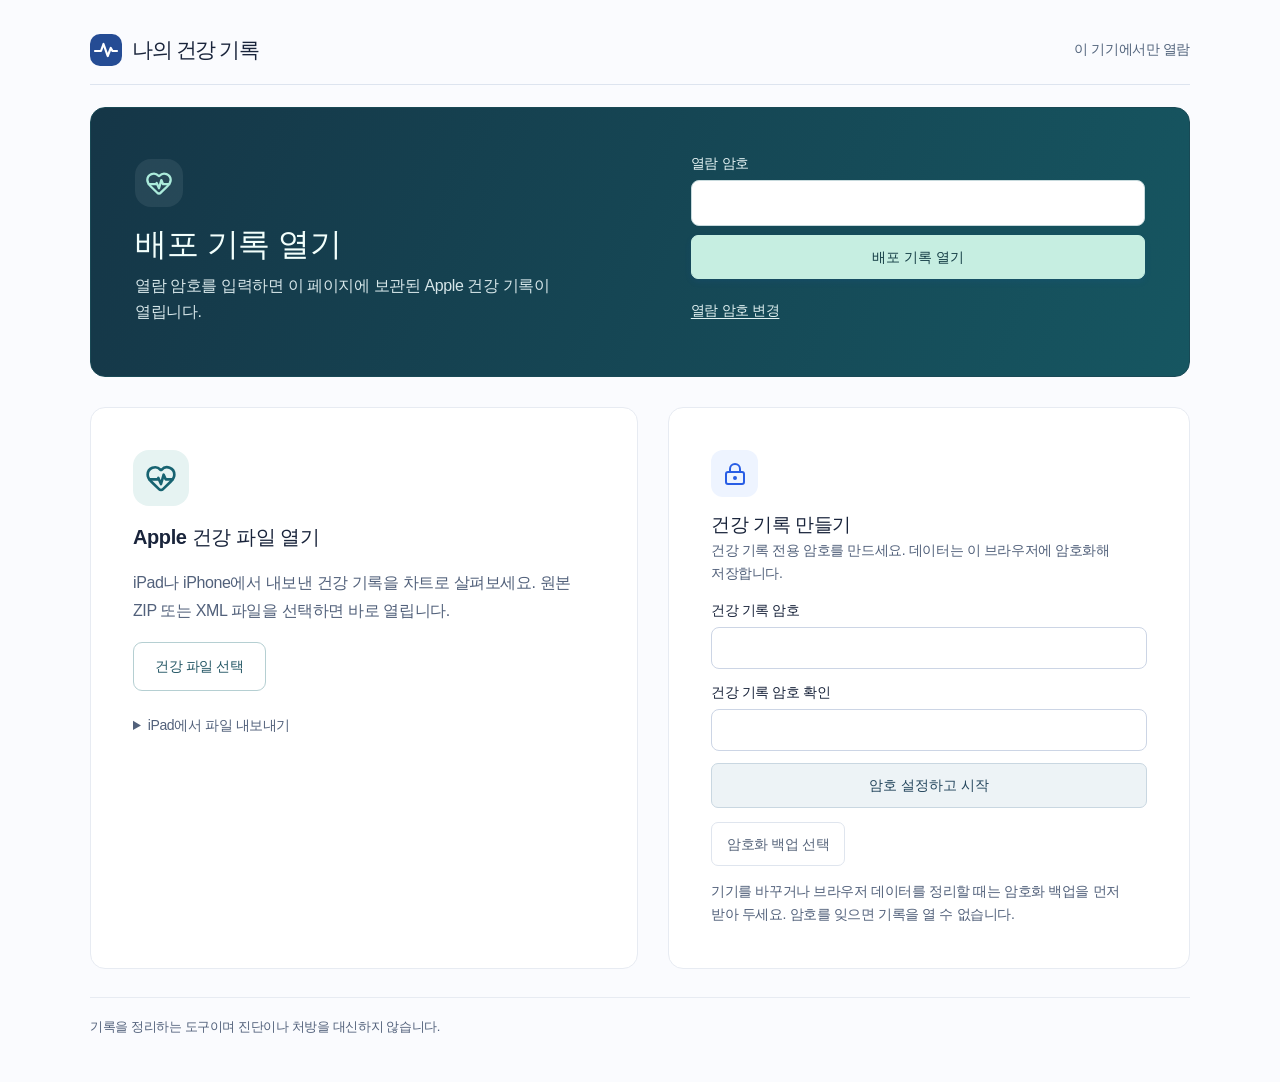
<file: index.html>
<!doctype html>
<html lang="ko">
<head>
  <meta charset="utf-8">
  <!-- 스크립트와 스타일은 이 사이트 파일만 허용하고, 페이지가 외부로 데이터를 보내는 연결은 모두 막는다. -->
  <meta http-equiv="Content-Security-Policy"
    content="default-src 'none'; script-src 'self'; style-src 'self'; img-src 'self' data:; connect-src 'none'; base-uri 'none'; form-action 'none'">
  <meta name="viewport" content="width=device-width, initial-scale=1">
  <meta name="robots" content="noindex, nofollow">
  <meta name="referrer" content="no-referrer">
  <title>건강 관리</title>
  <link rel="icon" href="data:image/svg+xml,%3Csvg xmlns='http://www.w3.org/2000/svg' viewBox='0 0 32 32'%3E%3Crect width='32' height='32' rx='8' fill='%23285de5'/%3E%3Cpath d='M5 17h6l2-6 4 11 3-8 1.5 3H27' fill='none' stroke='%23fff' stroke-width='2.4' stroke-linecap='round' stroke-linejoin='round'/%3E%3C/svg%3E">
  <link rel="stylesheet" href="css/app.css">
  <link rel="stylesheet" href="css/apple-health.css">
  <script type="module" src="js/app.js"></script>
</head>
<body>
  <div class="page">
    <header class="page-header">
      <div class="site-name">
        <svg width="32" height="32" viewBox="0 0 32 32" aria-hidden="true"><rect width="32" height="32" rx="10" fill="#254c94"/><path d="M5 17h6l2.5-7 4.2 12 3.1-8 1.7 3H27" fill="none" stroke="white" stroke-width="2.2" stroke-linecap="round" stroke-linejoin="round"/></svg>
        <h1>나의 건강 기록</h1>
      </div>
      <span class="local-label">이 기기에서만 열람</span>
    </header>
    <main id="app" class="health">
      <section class="card" aria-busy="true">건강 기록을 여는 중입니다.</section>
    </main>
    <noscript><p class="error">이 앱은 자바스크립트를 켜야 사용할 수 있습니다.</p></noscript>
    <footer class="page-footer">
      <p>기록을 정리하는 도구이며 진단이나 처방을 대신하지 않습니다.</p>
    </footer>
  </div>
</body>
</html>
</file>
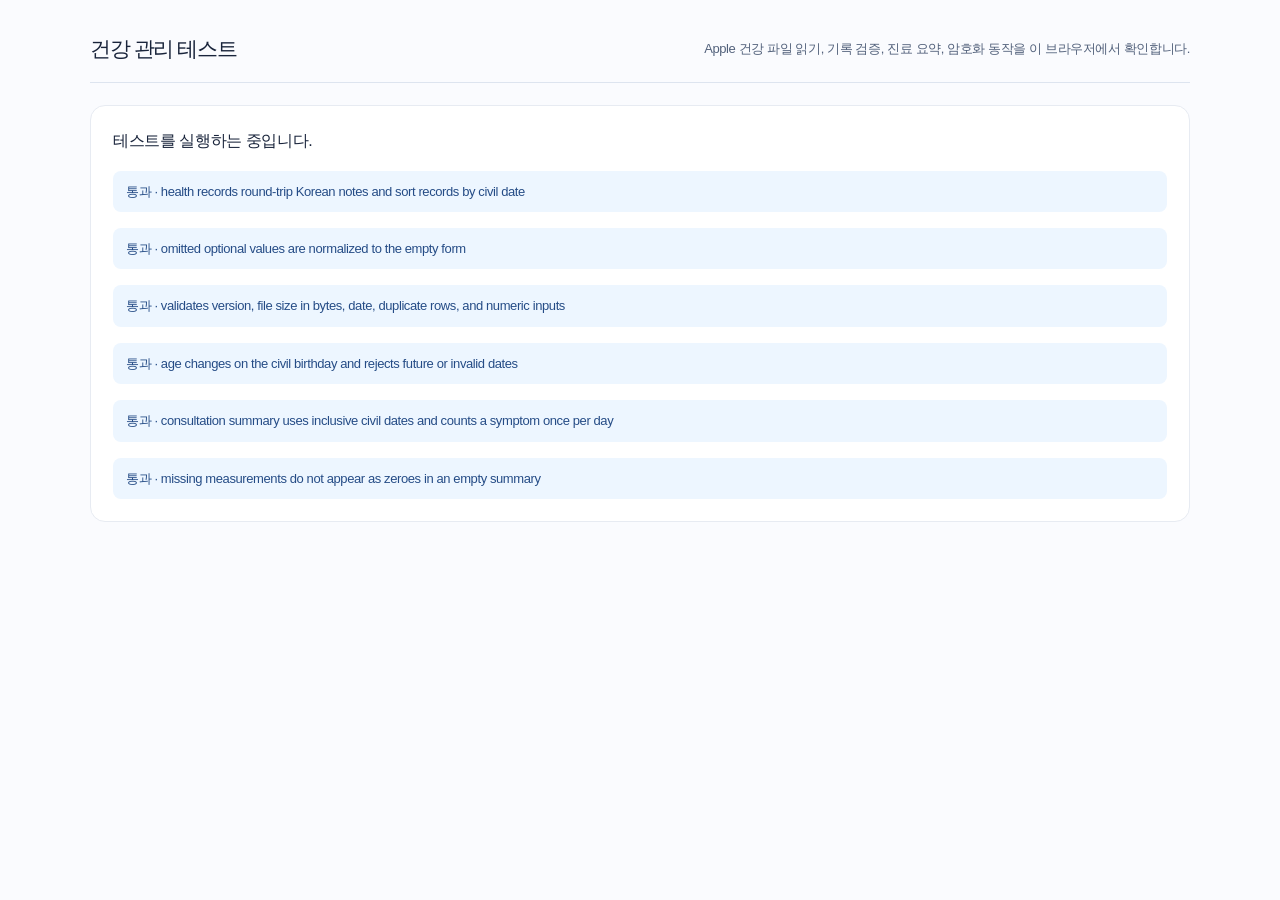
<file: tests/index.html>
<!doctype html>
<html lang="ko">
<head>
  <meta charset="utf-8">
  <meta http-equiv="Content-Security-Policy"
    content="default-src 'none'; script-src 'self'; style-src 'self'; img-src 'self' data:; connect-src 'none'; base-uri 'none'; form-action 'none'">
  <meta name="viewport" content="width=device-width, initial-scale=1">
  <meta name="robots" content="noindex, nofollow">
  <title>건강 관리 테스트</title>
  <link rel="icon" href="data:,">
  <link rel="stylesheet" href="../css/app.css">
  <script type="module" src="health.test.js"></script>
  <script type="module" src="health-vault.test.js"></script>
  <script type="module" src="device-link.test.js"></script>
  <script type="module" src="published-rotation.test.js"></script>
  <script type="module" src="apple-import.test.js"></script>
</head>
<body>
  <div class="page">
    <header class="page-header">
      <h1>건강 관리 테스트</h1>
      <p>Apple 건강 파일 읽기, 기록 검증, 진료 요약, 암호화 동작을 이 브라우저에서 확인합니다.</p>
    </header>
    <main class="health">
      <section class="card">
        <p id="test-summary" role="status">테스트를 실행하는 중입니다.</p>
        <div id="test-results" class="health"></div>
      </section>
    </main>
    <noscript><p class="error">테스트는 자바스크립트를 켜야 실행됩니다.</p></noscript>
  </div>
</body>
</html>
</file>
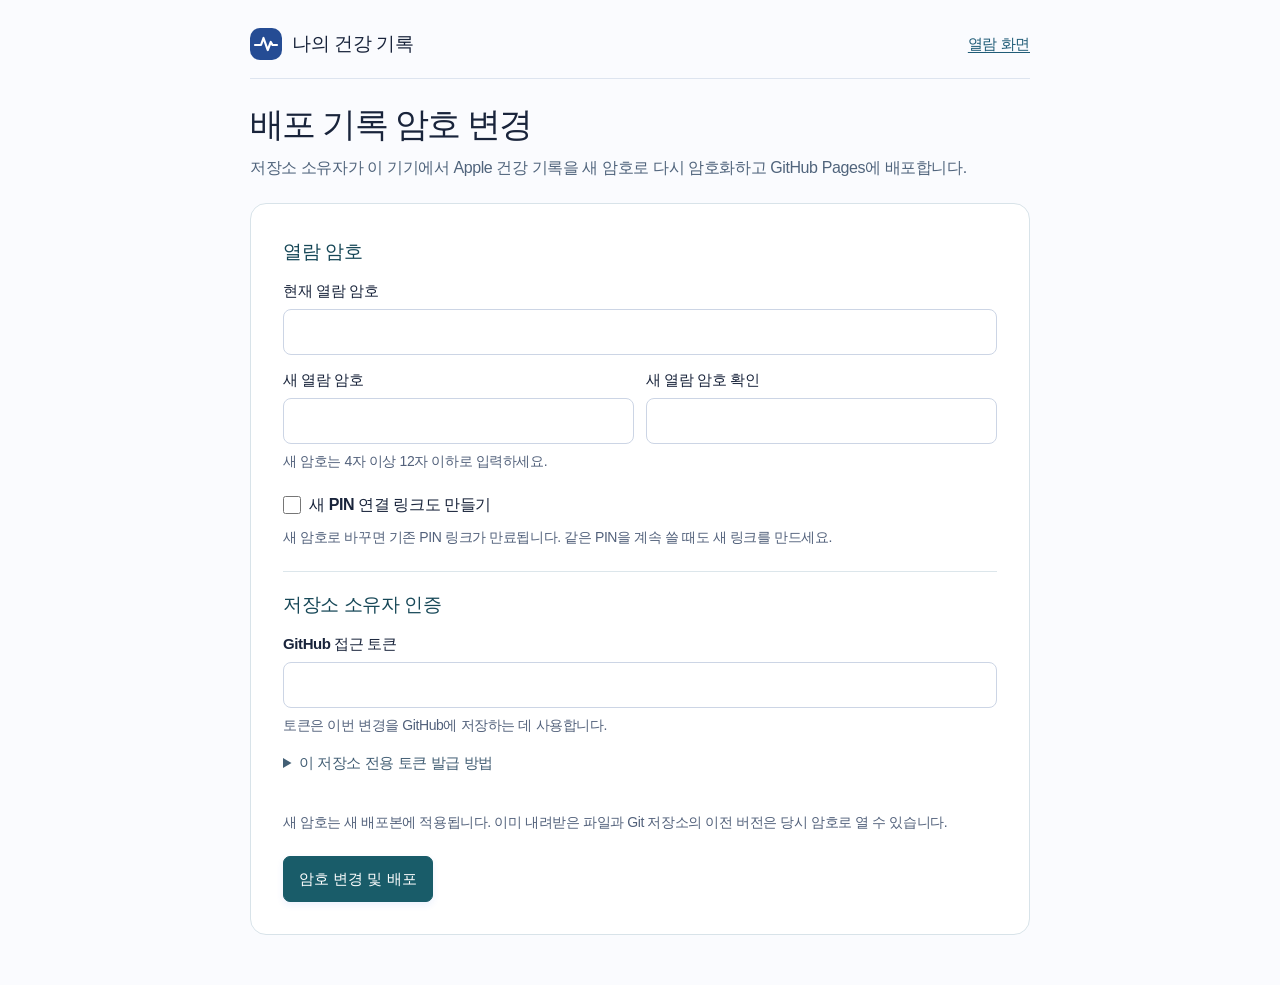
<file: password.html>
<!doctype html>
<html lang="ko">
<head>
  <meta charset="utf-8">
  <meta http-equiv="Content-Security-Policy"
    content="default-src 'none'; script-src 'self'; style-src 'self'; img-src 'self' data:; connect-src 'self' https://api.github.com/repos/emptypizza/ckh27_health/contents/js/published-vault.js; base-uri 'none'; form-action 'none'">
  <meta name="viewport" content="width=device-width, initial-scale=1">
  <meta name="robots" content="noindex, nofollow">
  <meta name="referrer" content="no-referrer">
  <title>배포 기록 암호 변경 · 나의 건강 기록</title>
  <link rel="icon" href="data:image/svg+xml,%3Csvg xmlns='http://www.w3.org/2000/svg' viewBox='0 0 32 32'%3E%3Crect width='32' height='32' rx='8' fill='%23254c94'/%3E%3Cpath d='M5 17h6l2-6 4 11 3-8 1.5 3H27' fill='none' stroke='%23fff' stroke-width='2.4' stroke-linecap='round' stroke-linejoin='round'/%3E%3C/svg%3E">
  <link rel="stylesheet" href="css/app.css">
  <link rel="stylesheet" href="css/password.css">
  <script type="module" src="js/change-password.js"></script>
</head>
<body>
  <div class="rotation-page">
    <header class="page-header">
      <a class="site-name rotation-home" href="./">
        <svg width="32" height="32" viewBox="0 0 32 32" aria-hidden="true"><rect width="32" height="32" rx="10" fill="#254c94"/><path d="M5 17h6l2.5-7 4.2 12 3.1-8 1.7 3H27" fill="none" stroke="white" stroke-width="2.2" stroke-linecap="round" stroke-linejoin="round"/></svg>
        나의 건강 기록
      </a>
      <a href="./">열람 화면</a>
    </header>
    <main>
      <div class="rotation-intro">
        <h1>배포 기록 암호 변경</h1>
        <p>저장소 소유자가 이 기기에서 Apple 건강 기록을 새 암호로 다시 암호화하고 GitHub Pages에 배포합니다.</p>
      </div>
      <form id="rotation-form" class="rotation-card" autocomplete="off">
        <fieldset id="rotation-secrets" disabled>
          <legend>열람 암호</legend>
          <label class="control" for="rotation-current">현재 열람 암호
            <input id="rotation-current" type="password" autocomplete="off" required maxlength="1024">
          </label>
          <div class="rotation-fields">
            <label class="control" for="rotation-new">새 열람 암호
              <input id="rotation-new" type="password" autocomplete="off" required aria-describedby="new-password-help">
            </label>
            <label class="control" for="rotation-confirm">새 열람 암호 확인
              <input id="rotation-confirm" type="password" autocomplete="off" required aria-describedby="new-password-help">
            </label>
          </div>
          <p id="new-password-help" class="rotation-hint">새 암호는 4자 이상 12자 이하로 입력하세요.</p>
          <label class="rotation-check" for="renew-pin"><input type="checkbox" id="renew-pin">새 PIN 연결 링크도 만들기</label>
          <p class="rotation-hint">새 암호로 바꾸면 기존 PIN 링크가 만료됩니다. 같은 PIN을 계속 쓸 때도 새 링크를 만드세요.</p>
          <div id="pin-fields" hidden>
            <label class="control" for="rotation-pin">새 열람 PIN
              <input id="rotation-pin" type="password" inputmode="numeric" pattern="[0-9]{6}" minlength="6" maxlength="6" autocomplete="off" disabled aria-describedby="pin-help">
            </label>
            <p id="pin-help" class="rotation-hint">숫자 6자리를 입력하세요. 새 링크는 배포 확인 후 이 화면에서 복사할 수 있습니다.</p>
          </div>
        </fieldset>
        <fieldset id="rotation-owner" disabled>
          <legend>저장소 소유자 인증</legend>
          <label class="control" for="rotation-token">GitHub 접근 토큰
            <input id="rotation-token" type="password" autocomplete="off" spellcheck="false" autocapitalize="none" required aria-describedby="token-help">
          </label>
          <p id="token-help" class="rotation-hint">토큰은 이번 변경을 GitHub에 저장하는 데 사용합니다.</p>
          <details class="rotation-token-guide">
            <summary>이 저장소 전용 토큰 발급 방법</summary>
            <ol>
              <li>저장소 소유자 <strong>emptypizza</strong> 계정으로 GitHub에 로그인하세요.</li>
              <li>아래 발급 화면에서 <strong>Only select repositories</strong>를 고르고 <strong>ckh27_health</strong>만 선택하세요.</li>
              <li><strong>Contents → Read and write</strong> 권한과 만료일을 확인한 뒤 <strong>Generate token</strong>을 눌러 토큰을 복사하세요.</li>
            </ol>
            <a href="https://github.com/settings/personal-access-tokens/new?name=Health%20record%20rotation&amp;target_name=emptypizza&amp;expires_in=1&amp;contents=write" target="_blank" rel="noopener noreferrer">GitHub에서 토큰 발급하기 (새 창)</a>
          </details>
        </fieldset>
        <p id="change-scope" class="rotation-hint">새 암호는 새 배포본에 적용됩니다. 이미 내려받은 파일과 Git 저장소의 이전 버전은 당시 암호로 열 수 있습니다.</p>
        <button id="rotation-submit" type="submit" class="button button-primary" disabled>암호 변경 및 배포</button>
      </form>
      <p id="rotation-error" class="error" role="alert" hidden></p>
      <p id="rotation-status" class="rotation-status" role="status" aria-live="polite" aria-atomic="true"></p>
      <section id="rotation-result" class="rotation-card" hidden aria-labelledby="result-title">
        <h2 id="result-title" tabindex="-1">저장소에 변경을 반영했습니다</h2>
        <p id="pairing-wait" class="rotation-hint" hidden>새 PIN 연결 링크를 받으려면 배포가 확인될 때까지 이 화면을 열어 두세요.</p>
        <div class="rotation-result-actions">
          <button id="rotation-check" class="button button-secondary" type="button">배포 확인</button>
          <a id="rotation-open" class="button button-primary" href="./" hidden>새 암호로 기록 열기</a>
        </div>
        <section id="pairing-result" class="rotation-link" hidden aria-labelledby="pairing-title">
          <h3 id="pairing-title">새 PIN 연결 링크</h3>
          <p>사용할 기기에서 이 링크를 열고 새 PIN을 입력하세요. 화면을 떠나기 전에 링크를 복사해 보관하세요.</p>
          <label class="control" for="pairing-output">비공개 연결 링크
            <input id="pairing-output" type="text" readonly autocomplete="off" spellcheck="false">
          </label>
          <button type="button" id="pairing-copy" class="button button-secondary">연결 링크 복사</button>
          <span id="copy-status" role="status" aria-live="polite"></span>
        </section>
      </section>
      <noscript><p class="error">암호를 변경하려면 자바스크립트를 켜 주세요.</p></noscript>
    </main>
  </div>
</body>
</html>
</file>
<file: css/app.css>
/* 색상 토큰, 기본 규칙, 버튼은 fortune-report의 globals.css에서, 카드와 폼은 HealthPanel.module.css에서 옮겼다. */

:root {
  --blue: #285de5;
  --blue-dark: #1948bf;
  --ink: #19243b;
  --subtle: #52617b;
  --line: #e7ebf2;
  --radius: 15px;
  color-scheme: light;
  font-family: Inter, Pretendard, -apple-system, BlinkMacSystemFont, "Apple SD Gothic Neo", "Noto Sans KR", "Malgun Gothic", sans-serif;
  font-synthesis: none;
}

* {
  box-sizing: border-box;
}

body {
  margin: 0;
  color: var(--ink);
  font-size: 16px;
  background: #fafbfe;
  line-height: 1.65;
  letter-spacing: -0.025em;
}

button,
input,
select,
textarea {
  font: inherit;
  -webkit-tap-highlight-color: transparent;
}

button {
  cursor: pointer;
  border: 0;
  background: none;
  color: inherit;
}

button:disabled {
  cursor: default;
  opacity: 0.5;
}

p,
h1,
h2 {
  margin: 0;
}

h1,
h2 {
  font-weight: 700;
  line-height: 1.45;
  word-break: keep-all;
}

p,
dd {
  word-break: keep-all;
  overflow-wrap: anywhere;
}

button:focus-visible,
input:focus-visible,
select:focus-visible,
textarea:focus-visible {
  outline: 3px solid #8cafff;
  outline-offset: 4px;
}

/* 화면이 바뀔 때 제목으로 초점을 옮기지만, 누를 수 있는 요소가 아니므로 테두리는 그리지 않는다. */
[tabindex="-1"]:focus {
  outline: 0;
}

svg {
  flex-shrink: 0;
}

::selection {
  background: #d9e5ff;
}

[hidden] {
  display: none !important;
}

.page {
  max-width: 1140px;
  margin: 0 auto;
  padding: 34px 20px 44px;
}

.page-header {
  display: flex;
  align-items: center;
  justify-content: space-between;
  gap: 12px;
  padding-bottom: 18px;
  margin-bottom: 22px;
  border-bottom: 1px solid #dde4ef;
}

.site-name {
  display: flex;
  align-items: center;
  gap: 10px;
}

.local-label {
  color: #53657d;
  font-size: .875rem;
}

.page-header h1 {
  font-size: 1.3rem;
  font-weight: 750;
  letter-spacing: -1.35px;
  margin: 0;
}

.page-header p,
.page-footer {
  color: var(--subtle);
  font-size: 13px;
}

.page-footer {
  margin-top: 28px;
  padding-top: 18px;
  border-top: 1px solid var(--line);
}

.button {
  display: inline-flex;
  justify-content: center;
  align-items: center;
  gap: 8px;
  border-radius: 7px;
  font-size: .875rem;
  line-height: 1.45;
  font-weight: 600;
  padding: 11px 15px;
  white-space: nowrap;
  min-height: 38px;
  transition: background 0.15s;
}

.button-primary {
  background: var(--blue);
  color: #fff;
  border: 1px solid var(--blue);
  box-shadow: 0 3px 7px #285de516;
}

.button-primary:hover {
  background: var(--blue-dark);
}

.button-secondary {
  background: white;
  color: #57657b;
  border: 1px solid #dfe5ee;
}

.button-secondary:hover {
  background: #f5f8ff;
  border-color: #bdccef;
}

.health {
  display: grid;
  gap: 16px;
}

/* 알림 문단이 감싸는 요소 없이 바로 카드 사이에 놓이도록 한다. */
.feedback {
  display: contents;
}

.card {
  display: grid;
  gap: 16px;
  padding: 22px;
  border: 1px solid var(--line);
  border-radius: var(--radius);
  background: white;
  min-width: 0;
}

.card h2 {
  font-size: 19px;
}

.locked {
  width: 100%;
  max-width: 540px;
  margin: 0 auto;
  gap: 14px;
}

.lock-icon {
  width: 47px;
  height: 47px;
  display: grid;
  place-items: center;
  color: var(--blue);
  border-radius: 12px;
  background: #eef4ff;
}

.lock-form,
.control {
  display: grid;
  gap: 5px;
  min-width: 0;
}

.lock-form {
  gap: 12px;
}

.control {
  color: var(--ink);
  font-size: 13px;
  font-weight: 650;
}

.control input,
.control select,
.control textarea {
  display: block;
  width: 100%;
  min-width: 0;
  min-height: 42px;
  border: 1px solid #ccd5e5;
  border-radius: 8px;
  background: #fff;
  color: var(--ink);
  font: inherit;
  font-weight: 400;
  padding: 8px 10px;
}

.control textarea {
  resize: vertical;
}

.eyebrow {
  display: flex;
  align-items: center;
  gap: 6px;
  color: #315b9e;
  font-size: 12px;
  font-weight: 700;
  margin-bottom: 5px;
}

.muted {
  color: var(--subtle);
  font-size: 13px;
}

.overview {
  border-color: #dbe7fb;
  background: linear-gradient(130deg, #eef4ff, #fff 65%);
}

.section-head,
.backups {
  display: flex;
  flex-wrap: wrap;
  align-items: start;
  justify-content: space-between;
  gap: 14px;
}

.metrics,
.trend {
  display: grid;
  grid-template-columns: repeat(4, minmax(0, 1fr));
  gap: 10px;
  margin: 0;
}

.metrics > div,
.trend > div {
  min-width: 0;
  padding: 13px;
  border-radius: 10px;
  border: 1px solid #e2e9f5;
  background: #fff;
}

.metrics dt {
  display: flex;
  align-items: center;
  gap: 6px;
}

.metrics dt,
.trend dt,
.metrics small {
  color: var(--subtle);
  font-size: 12px;
}

.metrics dd,
.trend dd {
  font-weight: 750;
  font-variant-numeric: tabular-nums;
  font-size: 19px;
  margin: 4px 0 0;
}

.metrics small {
  display: block;
  font-weight: 400;
}

.trend dd {
  font-size: 16px;
}

.actions {
  display: flex;
  flex-wrap: wrap;
  align-items: center;
  gap: 8px;
}

.actions button,
.actions label,
.lock-form button {
  min-height: 42px;
}

.fieldset {
  border: 0;
  padding: 0;
  margin: 0;
  min-width: 0;
}

.fieldset legend {
  font-weight: 750;
  margin: 0 0 8px;
  padding: 0;
}

.fields,
.text-fields {
  display: grid;
  grid-template-columns: repeat(3, minmax(0, 1fr));
  gap: 11px;
}

.text-fields {
  grid-template-columns: repeat(2, minmax(0, 1fr));
  margin-top: 12px;
}

.history {
  list-style: none;
  margin: 0;
  padding: 0;
}

.history li {
  display: grid;
  grid-template-columns: max-content 1fr;
  align-items: start;
  gap: 10px;
  padding: 8px 0;
  border-top: 1px solid var(--line);
}

.history li span {
  color: var(--subtle);
  overflow-wrap: anywhere;
  overflow: hidden;
  display: -webkit-box;
  -webkit-box-orient: vertical;
  -webkit-line-clamp: 2;
  line-clamp: 2;
}

.history-date {
  padding: 0;
  color: var(--blue-dark);
  font-weight: 650;
  text-align: left;
}

.summary {
  line-height: 1.7;
}

.error,
.notice {
  border-radius: 8px;
  padding: 10px 13px;
  background: #fff1ef;
  color: #8e332c;
  font-size: 13px;
}

.notice {
  background: #edf6ff;
  color: #254c86;
}

.file-button {
  position: relative;
  cursor: pointer;
}

.file-button:has(input:disabled) {
  cursor: default;
  opacity: 0.5;
}

.file-button input {
  position: absolute;
  inset: 0;
  width: 100%;
  opacity: 0;
  cursor: inherit;
}

.file-button:focus-within {
  outline: 3px solid #8cafff;
  outline-offset: 3px;
}

.welcome-layout {
  display: grid;
  grid-template-columns: minmax(0, 1.05fr) minmax(0, 1fr);
  gap: clamp(16px, 2.5vw, 30px);
  align-items: stretch;
}

.welcome-layout .locked {
  max-width: none;
  padding: clamp(20px, 3.3vw, 42px);
}

.apple-welcome {
  padding: clamp(24px, 4vw, 52px);
  align-content: center;
  justify-items: start;
  gap: 17px;
  background: #193857;
  color: #fff;
  border-color: #193857;
}

.welcome-icon {
  display: inline-flex;
  padding: 12px;
  border-radius: 16px;
  color: #9fe5d5;
  background: #284c65;
}

.apple-welcome h2 { font-size: clamp(1.5rem, 3vw, 2.15rem); }
.apple-welcome > p { color: #e0ebf3; max-width: 31em; line-height: 1.75; }
.apple-welcome .file-button { color: #14364d; border: 0; border-radius: 9px; padding: 13px 21px; }
.export-help { width: 100%; color: #d4e6f3; font-size: .875rem; }
.export-help summary { cursor: pointer; padding: 6px 0; }
.export-help p { padding-top: 7px; }
.welcome-layout .control, .welcome-layout .muted, .backups .muted { font-size: .875rem; }
.vault-toolbar .section-head, .preview-toolbar { align-items: center; }
.vault-toolbar h2 { display: flex; align-items: center; gap: 7px; font-size: .95rem; color: #465b73; }
.preview-toolbar { display: flex; gap: 12px; justify-content: space-between; flex-wrap: wrap; }
.preview-toolbar .muted { font-size: .875rem; }
.health-tabs { padding: 5px; background: #eaf0f7; border-radius: 12px; justify-self: start; gap: 3px; }
.health-tabs .button { border: 0; box-shadow: none; }
.health-tabs .button-primary { background: white; color: #203d66; box-shadow: 0 1px 5px #22334b20; }
.health-tabs .button-secondary { background: transparent; color: #495c73; }
.health-tabs .button-secondary:hover { background: #f8fafd; }

@media (max-width: 680px) {
  .welcome-layout { grid-template-columns: minmax(0, 1fr); }
  .health-tabs { display: grid; grid-template-columns: repeat(4, minmax(0, 1fr)); justify-self: stretch; }
  .health-tabs .button { padding-inline: 3px; gap: 4px; font-size: .8125rem; }
  .health-tabs .button svg { display: none; }
}

/* 글자가 16px보다 작으면 iOS Safari가 입력칸을 누를 때 화면을 확대한다. */
@media (pointer: coarse) {
  .control input,
  .control select,
  .control textarea {
    font-size: 16px;
  }
}

@media (max-width: 740px) {
  .metrics,
  .trend,
  .fields {
    grid-template-columns: repeat(2, minmax(0, 1fr));
  }
}

@media (max-width: 480px) {
  .page {
    padding: 22px 14px 32px;
  }

  .page-header h1 {
    font-size: 1.125rem;
    letter-spacing: -1px;
  }

  .card {
    padding: 15px;
  }

  .text-fields,
  .history li {
    grid-template-columns: minmax(0, 1fr);
  }

  .metrics > div,
  .trend > div {
    padding: 9px;
  }
}

.published-welcome {
  grid-column: 1 / -1;
  grid-template-columns: minmax(0, 1fr) minmax(230px, .9fr);
  align-items: center;
  gap: clamp(18px, 4vw, 56px);
  padding: clamp(22px, 4vw, 44px);
  color: #f2fffc;
  background: linear-gradient(112deg, #153647, #165661);
  border-color: #194955;
}
.published-intro { display: grid; justify-items: start; gap: 14px; }
.published-intro .welcome-icon { padding: 10px; color: #abebdb; background: #ffffff13; }
.published-intro h2 { font-size: clamp(1.5rem, 3vw, 2rem); }
.published-intro p { color: #d6e6e9; margin-top: 5px; font-size: 1rem; max-width: 30em; }
.published-form { display: grid; gap: 9px; align-content: start; min-width: 0; }
.published-form .control { color: #e3f1f2; }
.published-form .control input { min-height: 46px; font-size: 1rem; border-color: #c7dadd; }
.published-form .button { min-height: 44px; color: #153e46; background: #c6eee1; border-color: #c6eee1; }
.published-form .button:hover { background: #ddf9ef; }
.published-form #published-method { justify-self: start; padding: 6px 2px; color: #e1f1f1; background: transparent; border: 0; text-decoration: underline; text-underline-offset: 3px; }
.published-form #published-method:hover { color: white; }
.published-form input[inputmode="numeric"] { letter-spacing: .19em; }
.password-settings {
  display: inline-flex;
  align-items: center;
  justify-self: start;
  min-height: 44px;
  color: #245765;
  font-size: .875rem;
  text-underline-offset: 3px;
}
.published-form .password-settings { color: #e1f1f1; }
.welcome-layout .apple-welcome {
  align-content: start;
  color: var(--ink);
  background: white;
  border-color: var(--line);
  padding: clamp(20px, 3.3vw, 42px);
}
.welcome-layout .apple-welcome .welcome-icon { color: #176371; background: #e6f3f2; }
.welcome-layout .apple-welcome h2 { font-size: 1.25rem; }
.welcome-layout .apple-welcome > p, .welcome-layout .export-help { color: var(--subtle); }
.welcome-layout .apple-welcome .file-button { color: #245765; border: 1px solid #b5cfd2; }
.welcome-layout .locked .button-primary { color: #24465d; background: #edf3f6; border-color: #c9d7e1; box-shadow: none; }
.welcome-layout .locked .button-primary:hover { background: #e0eaf0; }
@media (max-width: 680px) {
  .published-welcome { grid-template-columns: minmax(0, 1fr); }
}
</file>
<file: css/apple-health.css>
.ah-dashboard {
  --ah-ink: #162e42;
  --ah-subtle: #51677b;
  --ah-accent: #126b77;
  --ah-border: #d6e3e8;
  display: grid;
  min-width: 0;
  gap: 16px;
  color: var(--ah-ink);
  font-size: 1rem;
  line-height: 1.55;
  font-variant-numeric: tabular-nums;
}
.ah-dashboard h2, .ah-dashboard h3, .ah-dashboard figcaption, .ah-dashboard dt, .ah-dashboard dd { margin: 0; }
.ah-dashboard h3 { font-size: 1.25rem; line-height: 1.35; letter-spacing: -.045em; }
.ah-head {
  border-radius: 16px;
  color: #f2fffc;
  background: linear-gradient(112deg, #153647, #144e59 78%, #22606b);
  padding: clamp(18px, 3vw, 28px);
}
.ah-head h2 { display: flex; align-items: center; gap: 10px; font-size: clamp(1.35rem, 2.6vw, 1.7rem); letter-spacing: -.045em; }
.ah-head h2 svg { color: #8fe1ca; }
.ah-head p { margin-top: 6px; color: #c3dce1; font-size: .9375rem; }
.ah-title-row, .ah-chart-title, .ah-section-heading { display: flex; align-items: center; justify-content: space-between; flex-wrap: wrap; gap: 14px; }
.ah-head .file-button { background: #effaf8; border: 1px solid #effaf8; color: #134451; font-size: .875rem; min-height: 44px; }
.ah-head .file-button:hover { background: white; }
.ah-stats { display: grid; grid-template-columns: repeat(3, minmax(0,1fr)); margin: 22px 0 0; padding-top: 16px; border-top: 1px solid #fff3; }
.ah-stats > div { min-width: 0; padding-inline: clamp(12px, 3vw, 24px); border-inline-start: 1px solid #fff3; }
.ah-stats > div:first-child { padding-inline-start: 0; border: 0; }
.ah-stats dt { color: #c3dce1; font-size: .875rem; }
.ah-stats dd { display: flex; gap: 4px; align-items: baseline; margin-top: 3px; font-size: clamp(1.4rem, 3.3vw, 2rem); line-height: 1.2; letter-spacing: -.055em; font-weight: 720; }
.ah-stats small { color: #cfe6e6; font-size: .875rem; font-weight: 500; letter-spacing: normal; }
.ah-explorer, .ah-profile { min-width: 0; padding: clamp(14px, 3vw, 26px); background: white; border: 1px solid var(--ah-border); border-radius: 16px; }
.ah-controls { display: flex; align-items: end; flex-wrap: wrap; gap: 10px; padding-bottom: 20px; border-bottom: 1px solid var(--ah-border); }
.ah-select { display: grid; min-width: 0; gap: 5px; flex: 1 1 130px; }
.ah-select > span { color: var(--ah-subtle); font-size: .875rem; font-weight: 600; }
.ah-select select {
  width: 100%; min-width: 0; height: 44px; padding: 0 30px 0 12px; border: 1px solid #c3d3da; border-radius: 8px;
  background: #fff url("data:image/svg+xml,%3Csvg xmlns='http://www.w3.org/2000/svg' viewBox='0 0 16 16'%3E%3Cpath d='m4 6 4 4 4-4' fill='none' stroke='%23395466' stroke-width='1.75' stroke-linecap='round'/%3E%3C/svg%3E") no-repeat right 10px center / 14px;
  appearance: none; color: var(--ah-ink); font-size: 1rem;
}
.ah-chart-title { margin-top: 22px; align-items: end; }
.ah-chart-title h3 { font-size: clamp(1.45rem, 3vw, 1.9rem); }
.ah-chart-title p, .ah-note, .ah-status { color: var(--ah-subtle); font-size: .875rem; }
.ah-chart-title p { margin: 4px 0 0; }
.ah-periods { display: flex; gap: 2px; border-radius: 9px; background: #ecf2f4; padding: 3px; }
.ah-periods button { min-width: 42px; min-height: 38px; padding: 4px 8px; color: #495d69; font-size: .875rem; border-radius: 6px; }
.ah-periods button[aria-pressed=true] { background: white; color: #125863; box-shadow: 0 1px 4px #143d472b; font-weight: 700; }
.ah-figure { margin: 20px 0 4px; padding: clamp(12px, 2.2vw, 20px); border-radius: 12px; background: #f6f9fa; }
.ah-figure figcaption { display: flex; align-items: baseline; justify-content: space-between; gap: 8px; }
.ah-figure figcaption strong { font-size: 1rem; }
.ah-figure figcaption span, .ah-legend { color: var(--ah-subtle); font-size: .8125rem; }
.ah-grid { display: grid; grid-template-columns: max-content minmax(0,1fr); column-gap: 9px; row-gap: 6px; margin-top: 16px; }
.ah-yaxis { display: flex; flex-direction: column; justify-content: space-between; text-align: end; }
.ah-yaxis, .ah-xaxis { color: #536879; font-size: .8125rem; line-height: 1; }
.ah-xaxis { grid-column: 2; display: flex; justify-content: space-between; gap: 4px; }
.ah-plot { min-width: 0; cursor: crosshair; border-radius: 3px; }
.ah-plot:focus-visible, .ah-dashboard summary:focus-visible { outline: 3px solid #4283a4; outline-offset: 3px; }
.ah-plot svg { display: block; width: 100%; height: clamp(140px, 25vw, 195px); overflow: visible; }
.ah-tone-0 { --ah-series: #137882; }
.ah-tone-1 { --ah-series: #b25335; }
.ah-tone-2 { --ah-series: #6152aa; }
.ah-tone-3 { --ah-series: #886313; }
.ah-tone-4 { --ah-series: #286395; }
.ah-tone-5 { --ah-series: #a24274; }
.ah-tone-6 { --ah-series: #47753a; }
.ah-tone-7 { --ah-series: #71625a; }
.ah-line, .ah-point, .ah-gridline { vector-effect: non-scaling-stroke; }
.ah-gridline { stroke: #d3e0e3; stroke-dasharray: 3 4; }
.ah-line { fill: none; stroke: var(--ah-series); stroke-width: 2; }
.ah-bar, .ah-point { fill: var(--ah-series); }
.ah-cursor { fill: #e1edee; }
.ah-legend { display: flex; flex-wrap: wrap; gap: 5px 12px; margin-top: 10px; }
.ah-legend > span { display: inline-flex; align-items: center; gap: 5px; }
.ah-swatch { width: 9px; height: 9px; border-radius: 2px; background: var(--ah-series); }
.ah-readout { display: flex; flex-wrap: wrap; justify-content: space-between; gap: 4px 14px; margin-top: 14px; padding-top: 10px; border-top: 1px solid #d8e4e7; font-size: .875rem; }
.ah-readout span { color: #215961; }
.ah-note { margin-top: 8px; }
.ah-disclosure > summary, .ah-record > summary { min-height: 44px; cursor: pointer; }
.ah-disclosure > summary { padding: 11px 0; font-size: .9375rem; font-weight: 600; color: #345867; }
.ah-table-wrap { overflow-x: auto; margin-block: 4px 12px; }
.ah-data-table { width: 100%; border-collapse: collapse; font-size: .875rem; }
.ah-data-table th, .ah-data-table td { padding: 8px; text-align: left; border-bottom: 1px solid var(--ah-border); }
.ah-data-table thead { color: var(--ah-subtle); background: #f4f7f8; }
.ah-data-table tbody th { font-weight: 500; }
.ah-sr { position: absolute; height: 1px; width: 1px; overflow: hidden; clip-path: inset(50%); white-space: nowrap; }
.ah-records { border-top: 1px solid var(--ah-border); padding-top: 20px; margin-top: 8px; }
.ah-section-heading { justify-content: start; gap: 8px; margin-bottom: 10px; }
.ah-section-heading > span { color: var(--ah-subtle); font-size: .875rem; }
.ah-record { border-bottom: 1px solid #e6edef; }
.ah-record > summary { display: flex; align-items: baseline; gap: 12px; padding: 10px 4px; list-style: none; font-size: .9375rem; }
.ah-record > summary::-webkit-details-marker { display: none; }
.ah-record > summary::before { content: ""; width: 6px; height: 6px; border: solid #64818a; border-width: 0 1.5px 1.5px 0; transform: rotate(-45deg); flex: none; align-self: center; }
.ah-record[open] > summary::before { transform: rotate(45deg); }
.ah-record-date { color: var(--ah-subtle); white-space: nowrap; }
.ah-record strong { font-weight: 650; overflow-wrap: anywhere; }
.ah-properties { margin: 0 0 12px; padding: 10px 14px; border-radius: 8px; background: #f4f7f8; font-size: .875rem; }
.ah-properties > div { display: grid; grid-template-columns: minmax(78px, 28%) minmax(0, 1fr); gap: 10px; padding: 4px 0; }
.ah-properties dt { color: var(--ah-subtle); word-break: keep-all; overflow-wrap: anywhere; }
.ah-properties dd { white-space: pre-wrap; }
.ah-members { margin: 0 0 14px 14px; padding-left: 12px; border-left: 2px solid var(--ah-border); }
.ah-members > div { margin-block: 8px; }
.ah-pager { display: flex; justify-content: flex-end; align-items: center; gap: 12px; margin-top: 14px; font-size: .875rem; color: var(--ah-subtle); }
.ah-pager button { min-height: 42px; min-width: 52px; padding: 6px 12px; border: 1px solid #c5d5dc; border-radius: 7px; color: var(--ah-ink); }
.ah-profile { padding-block: 5px; }
.ah-profile .ah-properties { margin: 0 0 12px; }
.ah-status { padding: 14px; margin-top: 10px; background: #f4f7f8; border-radius: 8px; }
@media (max-width: 500px) {
  .ah-controls { gap: 8px; }
  .ah-select { flex-basis: 104px; }
  .ah-record > summary { display: grid; grid-template-columns: 8px 1fr; gap: 0 8px; }
  .ah-record > summary::before { grid-row: span 2; }
  .ah-record strong { grid-column: 2; }
  .ah-readout { flex-direction: column; }
  .ah-stats > div { padding-inline: 10px; }
  .ah-figure { padding-inline: 9px; }
  .ah-grid { column-gap: 5px; }
}
.ah-preview-grid { display: grid; grid-template-columns: repeat(3, minmax(0, 1fr)); gap: 10px; min-width: 0; }
.ah-preview {
  display: flex; flex-direction: column; align-items: stretch; padding: 14px 16px 11px; border-radius: 12px;
  text-align: start; background: white; border: 1px solid var(--ah-border); min-width: 0; line-height: 1.4;
}
.ah-preview[aria-pressed=true] { border-color: var(--ah-color); box-shadow: inset 0 0 0 1px var(--ah-color); background: var(--ah-tint); }
.ah-preview:hover { border-color: var(--ah-color); }
.ah-preview-group { display: inline-flex; align-items: center; gap: 6px; font-size: .875rem; font-weight: 650; color: var(--ah-color); }
.ah-preview-label { margin-top: 12px; color: var(--ah-subtle); font-size: .875rem; }
.ah-preview-number { margin: 2px 0 8px; display: block; color: var(--ah-ink); font-size: clamp(1.16rem, 2.4vw, 1.55rem); font-weight: 725; letter-spacing: -.045em; overflow-wrap: anywhere; }
.ah-preview-number small { font-size: .875rem; font-weight: 500; margin-inline-start: 4px; letter-spacing: -.01em; }
.ah-preview-foot { margin-top: auto; display: flex; align-items: end; justify-content: space-between; column-gap: 5px; }
.ah-preview-foot time { font-size: .8125rem; color: var(--ah-subtle); white-space: nowrap; }
.ah-spark { width: min(41%, 86px); height: 24px; fill: var(--ah-color); }
.ah-spark rect { opacity: .35; }
.ah-spark .ah-newest { opacity: 1; }
.ah-card-tone-0 { --ah-color: #13727c; --ah-tint: #f0f8f7; }
.ah-card-tone-1 { --ah-color: #604e9d; --ah-tint: #f6f4fc; }
.ah-card-tone-2 { --ah-color: #9b4261; --ah-tint: #fbf4f7; }
.ah-card-tone-3 { --ah-color: #316c9d; --ah-tint: #f3f7fb; }
.ah-card-tone-4 { --ah-color: #7d611f; --ah-tint: #fbf8ef; }
.ah-card-tone-5 { --ah-color: #536f3e; --ah-tint: #f5f8f2; }
.ah-card-tone-6 { --ah-color: #695955; --ah-tint: #f8f5f4; }
.ah-explorer { scroll-margin-top: 12px; }
@media (max-width: 620px) {
  .ah-preview-grid { grid-template-columns: repeat(2, minmax(0,1fr)); gap: 8px; }
  .ah-preview { padding: 11px; }
  .ah-preview-foot { flex-wrap: wrap; }
}
@media (max-width: 350px) {
  .ah-preview-foot { align-items: start; flex-direction: column; }
  .ah-spark { width: 75px; }
}
</file>
<file: css/password.css>
.rotation-page { max-width: 820px; padding: 28px 20px 50px; margin: 0 auto; }
.rotation-page a { color: #205c77; text-underline-offset: .2em; }
.rotation-page a:focus-visible, .rotation-page summary:focus-visible { outline: 3px solid #8cafff; outline-offset: 3px; }
.rotation-page .rotation-home { color: var(--ink); text-decoration: none; font-weight: 750; font-size: 1.2rem; }
.rotation-page .page-header > a:last-child { font-size: .9375rem; }
.rotation-intro { margin: 22px 0; }
.rotation-intro h1 { font-size: clamp(1.65rem, 4vw, 2.1rem); letter-spacing: -.05em; }
.rotation-intro p { margin-top: 5px; color: #50647c; }
.rotation-card { display: grid; gap: 22px; background: #fff; border: 1px solid #d8e3e9; border-radius: 16px; padding: clamp(18px, 3.8vw, 32px); }
.rotation-card fieldset { padding: 0; margin: 0; border: 0; min-width: 0; }
.rotation-card legend, .rotation-card h2 { color: #164757; padding: 0; margin: 0 0 12px; font-weight: 700; font-size: 1.18rem; }
.rotation-card h2 { margin: 0; }
.rotation-card .control { font-size: .9375rem; }
.rotation-card .control input { min-height: 46px; font-size: 1rem; }
.rotation-card input[aria-invalid=true] { border-color: #9e4038; }
.rotation-fields { display: grid; grid-template-columns: repeat(2, minmax(0, 1fr)); gap: 12px; margin-top: 13px; }
.rotation-hint { font-size: .875rem; color: var(--subtle); margin-top: 6px; }
.rotation-check { display: inline-flex; align-items: center; gap: 8px; min-height: 42px; margin-top: 11px; font-weight: 650; cursor: pointer; }
.rotation-check input { width: 18px; height: 18px; margin: 0; accent-color: #196b76; }
.rotation-check + p { margin-top: 0; }
#pin-fields { margin-top: 10px; }
#rotation-pin { max-width: 14rem; letter-spacing: .18em; }
#rotation-owner { border-top: 1px solid #dce6eb; padding-top: 5px; min-width: 0; }
#rotation-owner legend { float: left; width: 100%; padding-top: 12px; }
#rotation-owner legend + .control { clear: both; }
.rotation-token-guide { margin-top: 10px; color: #435f75; font-size: .9375rem; }
.rotation-token-guide summary { cursor: pointer; width: fit-content; padding: 4px 0; min-height: 36px; font-weight: 600; }
.rotation-token-guide ol { margin: 4px 0 8px; padding-left: 22px; }
.rotation-token-guide li + li { margin-top: 4px; }
.rotation-card .button { min-height: 44px; width: fit-content; font-size: .9375rem; }
.rotation-card .button-primary { background: #195c69; border-color: #195c69; color: #fff; }
.rotation-card .button-primary:hover { background: #124751; }
.rotation-page #rotation-error, .rotation-status:not(:empty) { margin-top: 12px; font-size: .9375rem; }
.rotation-status:not(:empty) { padding: 12px 15px; border-radius: 9px; color: #1d5064; background: #e9f3f5; }
#rotation-result { margin-top: 14px; }
.rotation-result-actions { display: flex; align-items: center; flex-wrap: wrap; gap: 8px; }
.rotation-result-actions .button-primary { text-decoration: none; }
.rotation-link { display: grid; gap: 9px; padding-top: 15px; border-top: 1px solid #dce6eb; }
.rotation-link h3, .rotation-link p { margin: 0; }
.rotation-link p, #copy-status { font-size: .9375rem; color: var(--subtle); }
@media (max-width: 550px) {
  .rotation-page { padding: 20px 14px 36px; }
  .rotation-fields { grid-template-columns: minmax(0, 1fr); }
  #rotation-submit { width: 100%; }
}
</file>
